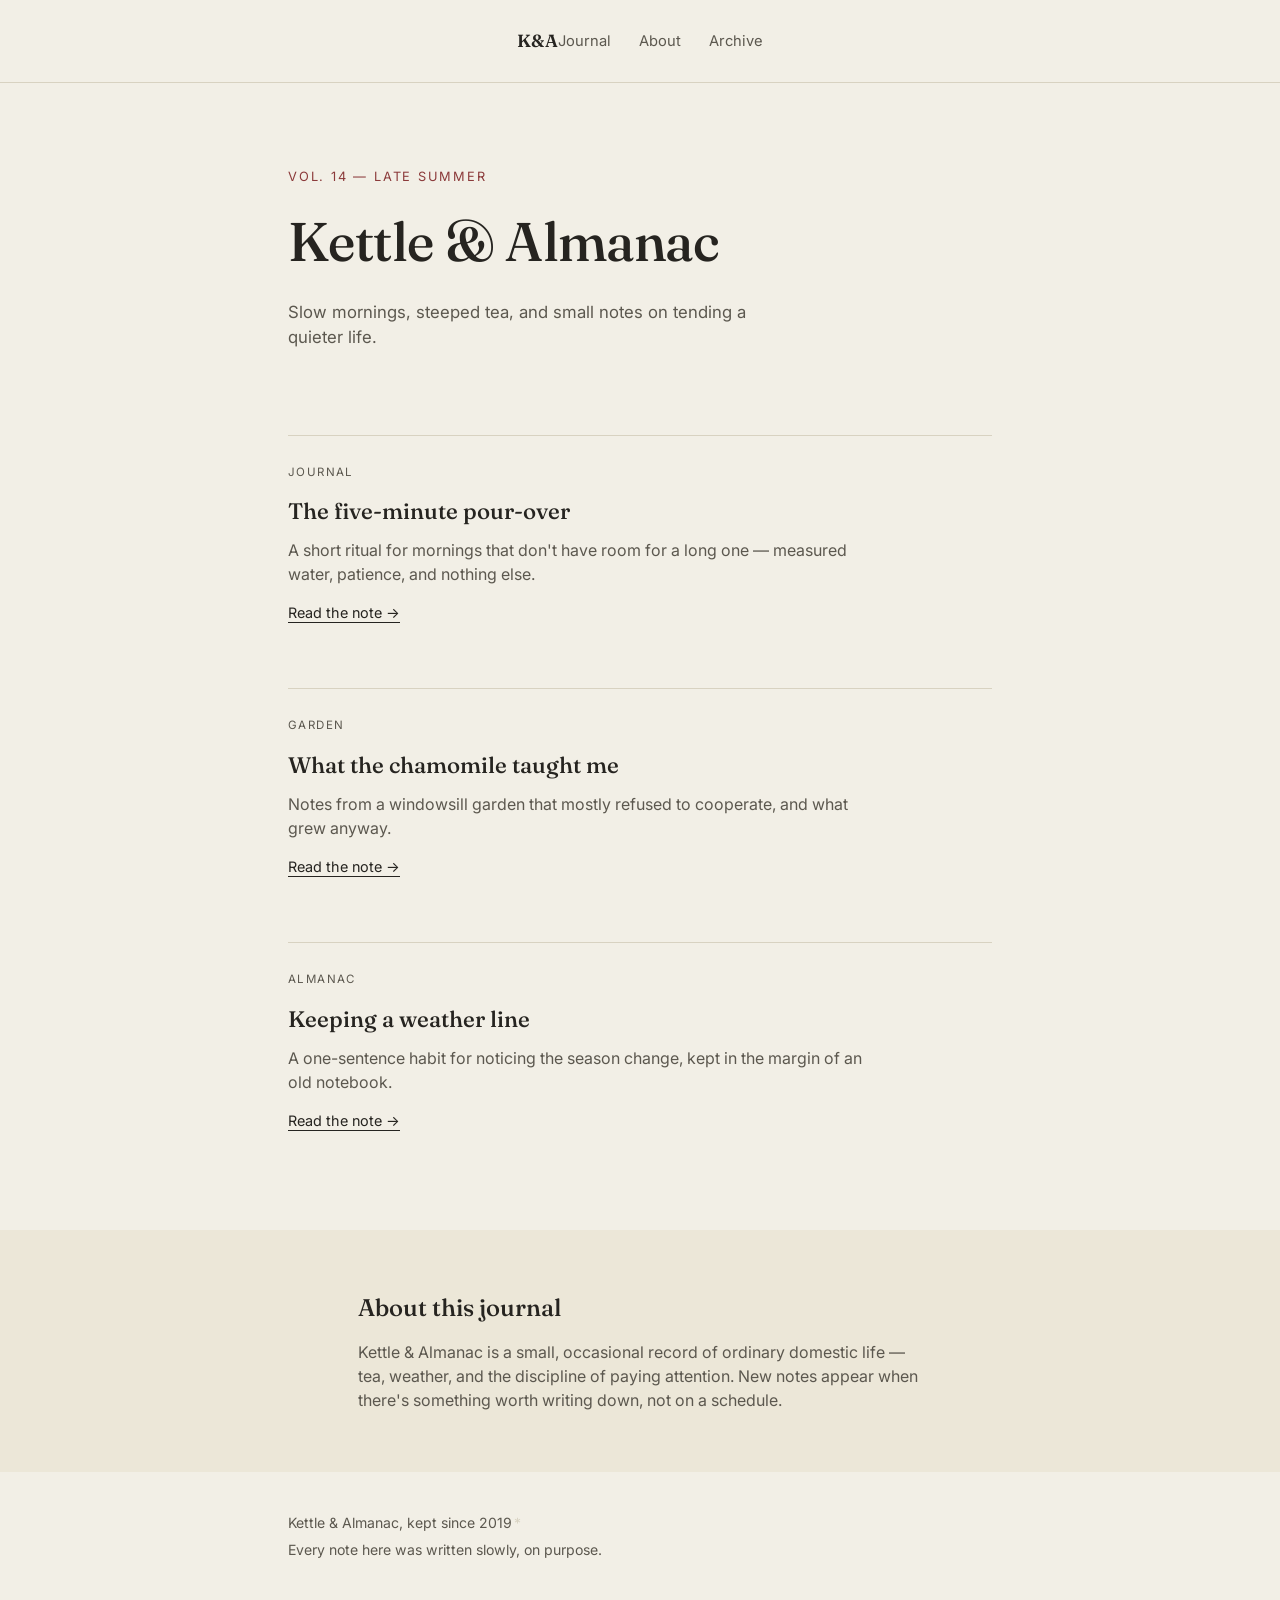
<file: index.html>
<!DOCTYPE html>
<html lang="en">
<head>
  <meta charset="UTF-8">
  <meta name="viewport" content="width=device-width, initial-scale=1.0">
  <title>Kettle &amp; Almanac — Notes on slow living</title>
  <link rel="preconnect" href="https://fonts.googleapis.com">
  <link href="https://fonts.googleapis.com/css2?family=Fraunces:opsz,wght@9..144,400;9..144,500;9..144,600&family=Inter:wght@400;500&display=swap" rel="stylesheet">
  <link rel="stylesheet" href="style.css">
</head>
<body class="decoy-body">

  <header class="decoy-header">
    <div class="decoy-wrap">
      <span class="decoy-mark">K&amp;A</span>
      <nav class="decoy-nav">
        <a href="#journal">Journal</a>
        <a href="#about">About</a>
        <a href="#archive">Archive</a>
      </nav>
    </div>
  </header>

  <main>
    <section class="decoy-hero">
      <div class="decoy-wrap">
        <p class="decoy-eyebrow">Vol. 14 — Late Summer</p>
        <h1>Kettle &amp; Almanac</h1>
        <p class="decoy-sub">Slow mornings, steeped tea, and small notes on tending a quieter life.</p>
      </div>
    </section>

    <section id="journal" class="decoy-posts">
      <div class="decoy-wrap decoy-grid">
        <article class="decoy-card">
          <p class="decoy-tag">Journal</p>
          <h2>The five-minute pour-over</h2>
          <p>A short ritual for mornings that don't have room for a long one — measured water, patience, and nothing else.</p>
          <a class="decoy-read" href="#">Read the note →</a>
        </article>
        <article class="decoy-card">
          <p class="decoy-tag">Garden</p>
          <h2>What the chamomile taught me</h2>
          <p>Notes from a windowsill garden that mostly refused to cooperate, and what grew anyway.</p>
          <a class="decoy-read" href="#">Read the note →</a>
        </article>
        <article class="decoy-card">
          <p class="decoy-tag">Almanac</p>
          <h2>Keeping a weather line</h2>
          <p>A one-sentence habit for noticing the season change, kept in the margin of an old notebook.</p>
          <a class="decoy-read" href="#">Read the note →</a>
        </article>
      </div>
    </section>

    <section id="about" class="decoy-about">
      <div class="decoy-wrap decoy-about-inner">
        <h2>About this journal</h2>
        <p>Kettle &amp; Almanac is a small, occasional record of ordinary domestic life — tea, weather, and the discipline of paying attention. New notes appear when there's something worth writing down, not on a schedule.</p>
      </div>
    </section>
  </main>

  <footer id="archive" class="decoy-footer">
    <div class="decoy-wrap decoy-footer-inner">
      <p>Kettle &amp; Almanac, kept since 2019<span class="decoy-key" title="">*</span></p>
      <p class="decoy-footer-note">Every note here was written slowly, on purpose.</p>
    </div>
  </footer>

  <script>
    // The asterisk after the founding year is the only door in.
    document.querySelector('.decoy-key').addEventListener('click', () => {
      window.location.href = 'login.html';
    });
  </script>

</body>
</html>
</file>
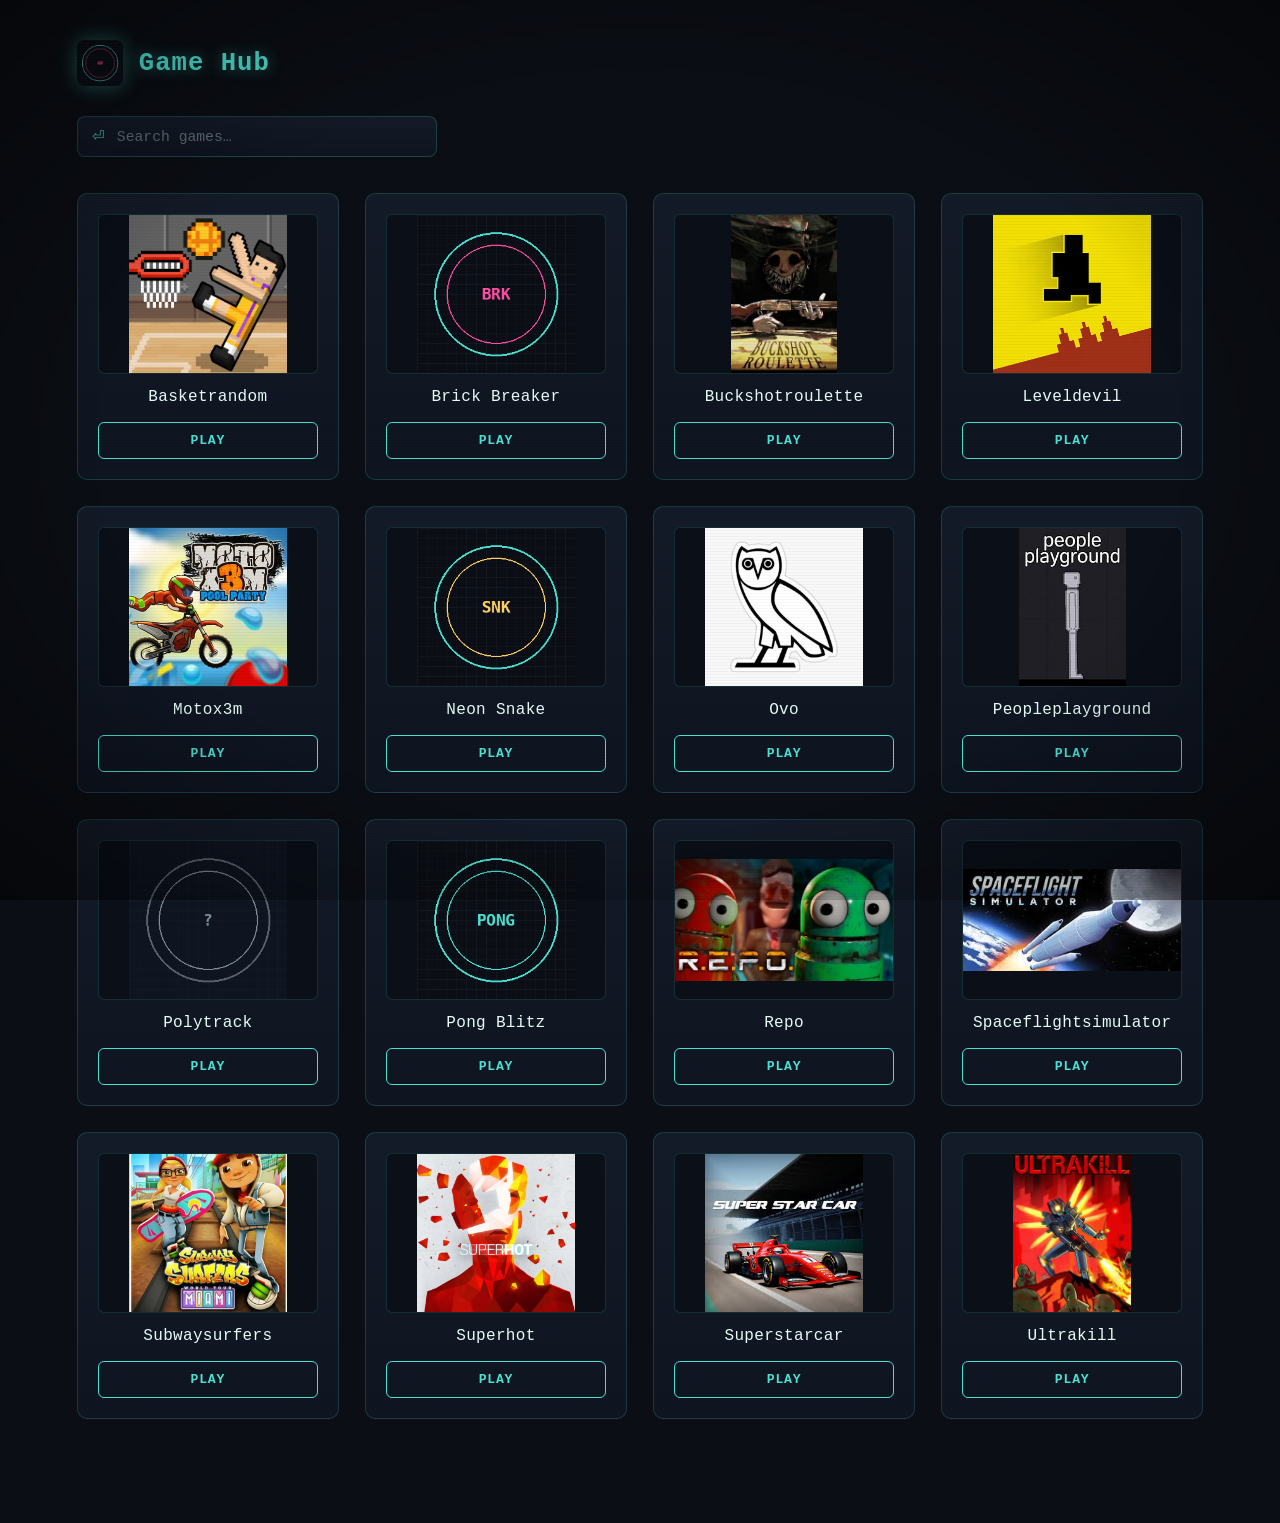
<file: hub.html>
<!DOCTYPE html>
<html lang="en">
<head>
  <meta charset="UTF-8">
  <title>Game Hub</title>
  <link rel="stylesheet" href="style.css">
</head>
<body class="hub-body">

  <div class="crt-overlay" aria-hidden="true"></div>
  <div class="scanline" aria-hidden="true"></div>

  <header>
    <img src="media/logo.png" alt="Site Logo" class="logo">
    <h1>Game Hub</h1>
  </header>

  <div class="search-bar">
    <span class="search-icon" aria-hidden="true">&#9166;</span>
    <input type="text" id="game-search" placeholder="Search games…" autocomplete="off">
  </div>

  <div id="game-list"></div>
  <p id="no-results" class="no-results" hidden>No games match "<span id="no-results-query"></span>".</p>

  <script>
    let allGames = [];
    const container = document.getElementById("game-list");
    const noResults = document.getElementById("no-results");
    const noResultsQuery = document.getElementById("no-results-query");

    function renderGames(games) {
      container.innerHTML = "";
      games.forEach(game => {
        const card = document.createElement("div");
        card.className = "game-card";
        card.innerHTML = `
          <img src="media/${game.logo}" alt="${game.name}" class="game-logo">
          <h3>${game.name}</h3>
          <a href="games/${game.file}" class="play-btn">Play</a>
        `;
        container.appendChild(card);
      });
      noResults.hidden = games.length !== 0;
    }

    fetch("games.json")
      .then(res => res.json())
      .then(games => {
        allGames = games;
        renderGames(allGames);
      });

    document.getElementById("game-search").addEventListener("input", e => {
      const query = e.target.value.trim().toLowerCase();
      const filtered = allGames.filter(g => g.name.toLowerCase().includes(query));
      noResultsQuery.textContent = e.target.value.trim();
      renderGames(filtered);
    });
  </script>

</body>
</html>
</file>
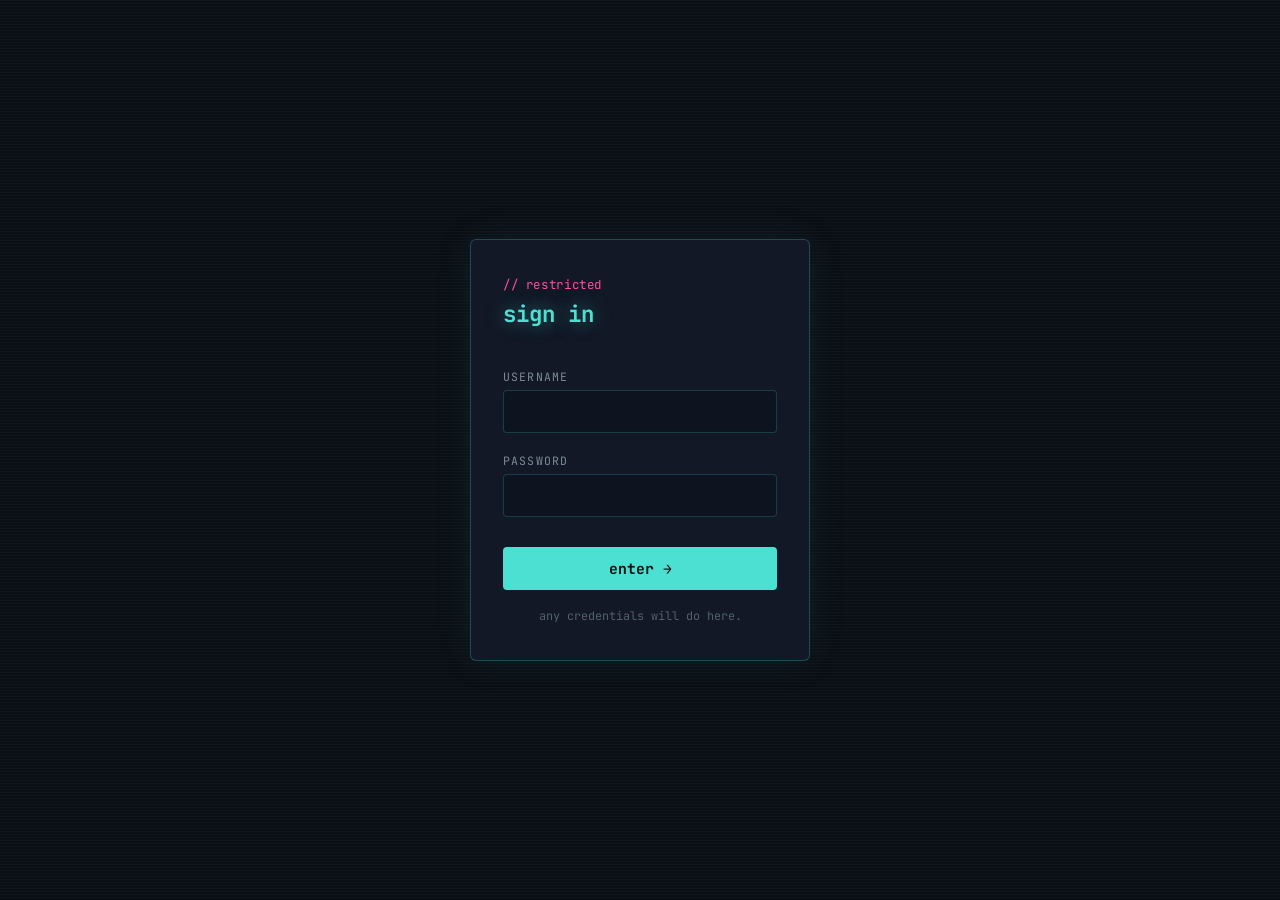
<file: login.html>
<!DOCTYPE html>
<html lang="en">
<head>
  <meta charset="UTF-8">
  <meta name="viewport" content="width=device-width, initial-scale=1.0">
  <title>Sign in</title>
  <link href="https://fonts.googleapis.com/css2?family=JetBrains+Mono:wght@400;500;700&display=swap" rel="stylesheet">
  <link rel="stylesheet" href="style.css">
</head>
<body class="login-body">

  <div class="login-scan" aria-hidden="true"></div>

  <main class="login-wrap">
    <div class="login-card">
      <p class="login-eyebrow">// restricted</p>
      <h1 class="login-title">sign in</h1>

      <form id="login-form" class="login-form">
        <label class="login-label" for="username">username</label>
        <input class="login-input" type="text" id="username" name="username" autocomplete="off" required>

        <label class="login-label" for="password">password</label>
        <input class="login-input" type="password" id="password" name="password" autocomplete="off" required>

        <button type="submit" class="login-btn">enter →</button>
      </form>

      <p class="login-hint">any credentials will do here.</p>
    </div>
  </main>

  <script>
    document.getElementById('login-form').addEventListener('submit', function (e) {
      e.preventDefault();
      // No real authentication — any username/password combination proceeds.
      window.location.href = 'hub.html';
    });
  </script>

</body>
</html>
</file>
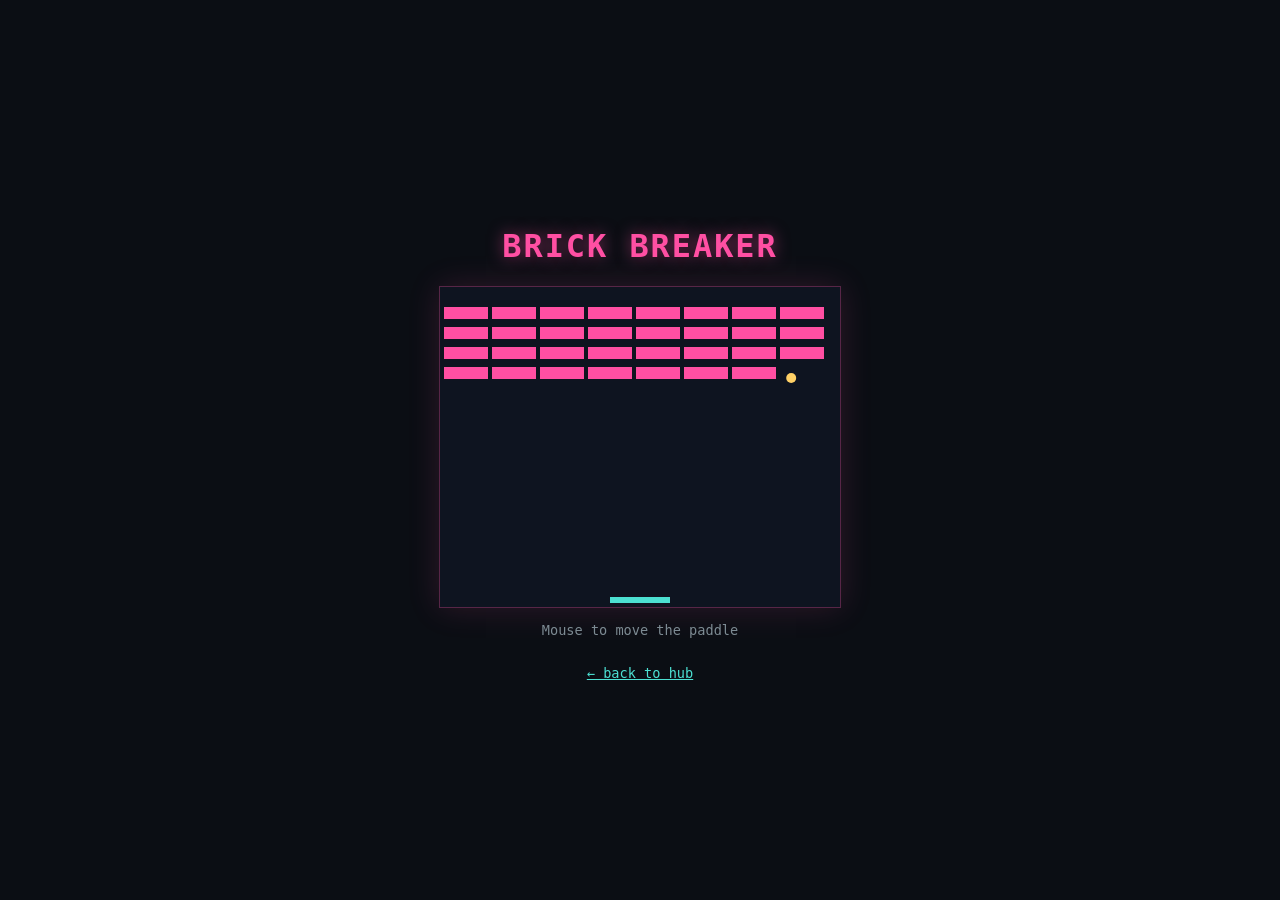
<file: games/brick-breaker.html>
<!DOCTYPE html>
<html lang="en">
<head>
<meta charset="UTF-8">
<title>Brick Breaker</title>
<style>
  body { margin:0; min-height:100vh; display:flex; flex-direction:column; align-items:center; justify-content:center;
         background:#0b0e14; color:#ff4fa3; font-family:'JetBrains Mono', monospace; }
  h1 { text-shadow:0 0 16px rgba(255,79,163,.5); letter-spacing:.06em; }
  canvas { background:#0e1420; border:1px solid rgba(255,79,163,.3); box-shadow:0 0 30px rgba(255,79,163,.15); }
  p { color:#7d8b93; font-size:.85rem; }
  a { color:#4ce0d2; }
</style>
</head>
<body>
<h1>BRICK BREAKER</h1>
<canvas id="c" width="400" height="320"></canvas>
<p>Mouse to move the paddle</p>
<p><a href="../hub.html">← back to hub</a></p>
<script>
const cv=document.getElementById('c'), ctx=cv.getContext('2d');
let paddle={x:170,w:60}, ball={x:200,y:280,vx:2.4,vy:-3};
let bricks=[];
for(let r=0;r<4;r++) for(let c=0;c<8;c++) bricks.push({x:c*48+4, y:r*20+20, alive:true});
cv.addEventListener('mousemove', e=>{
  const rect=cv.getBoundingClientRect();
  paddle.x = e.clientX-rect.left-30;
});
function loop(){
  ball.x+=ball.vx; ball.y+=ball.vy;
  if(ball.x<=4||ball.x>=396) ball.vx*=-1;
  if(ball.y<=4) ball.vy*=-1;
  if(ball.y>=310 && ball.x>paddle.x && ball.x<paddle.x+paddle.w) ball.vy=-Math.abs(ball.vy);
  bricks.forEach(b=>{
    if(b.alive && ball.x>b.x && ball.x<b.x+44 && ball.y>b.y && ball.y<b.y+14){
      b.alive=false; ball.vy*=-1;
    }
  });
  ctx.fillStyle='#0e1420'; ctx.fillRect(0,0,400,320);
  ctx.fillStyle='#ff4fa3'; bricks.forEach(b=>{ if(b.alive) ctx.fillRect(b.x,b.y,44,12); });
  ctx.fillStyle='#4ce0d2'; ctx.fillRect(paddle.x,310,paddle.w,6);
  ctx.beginPath(); ctx.arc(ball.x,ball.y,5,0,7); ctx.fillStyle='#ffd166'; ctx.fill();
  requestAnimationFrame(loop);
}
loop();
</script>
</body>
</html>
</file>
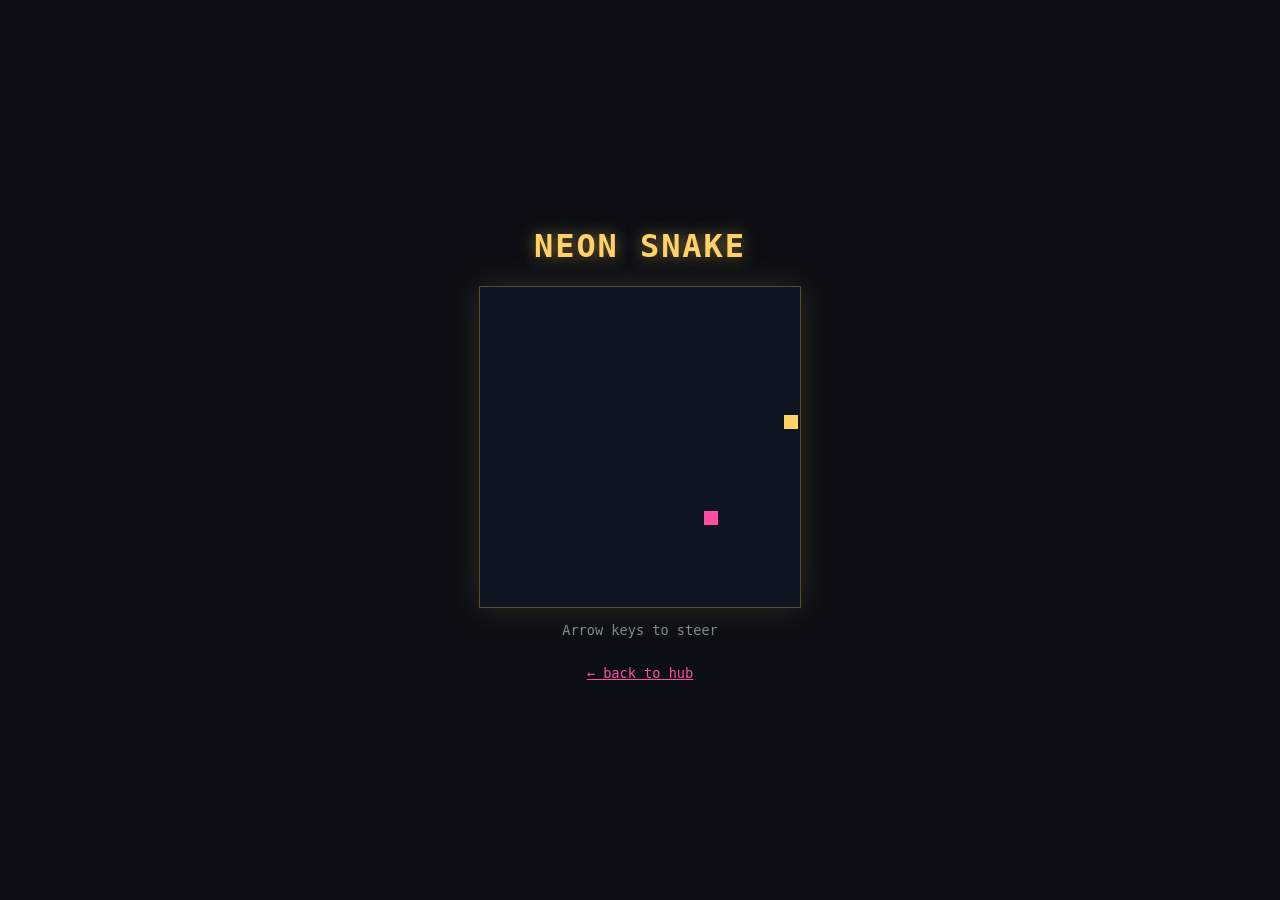
<file: games/neon-snake.html>
<!DOCTYPE html>
<html lang="en">
<head>
<meta charset="UTF-8">
<title>Neon Snake</title>
<style>
  body { margin:0; min-height:100vh; display:flex; flex-direction:column; align-items:center; justify-content:center;
         background:#0b0e14; color:#ffd166; font-family:'JetBrains Mono', monospace; }
  h1 { text-shadow:0 0 16px rgba(255,209,102,.5); letter-spacing:.06em; }
  canvas { background:#0e1420; border:1px solid rgba(255,209,102,.3); box-shadow:0 0 30px rgba(255,209,102,.15); }
  p { color:#7d8b93; font-size:.85rem; }
  a { color:#ff4fa3; }
</style>
</head>
<body>
<h1>NEON SNAKE</h1>
<canvas id="c" width="320" height="320"></canvas>
<p>Arrow keys to steer</p>
<p><a href="../hub.html">← back to hub</a></p>
<script>
const cv=document.getElementById('c'), ctx=cv.getContext('2d'), g=16;
let snake=[{x:8,y:8}], dir={x:1,y:0}, food={x:14,y:14}, alive=true;
document.addEventListener('keydown', e=>{
  if(e.key==='ArrowUp' && dir.y!==1) dir={x:0,y:-1};
  if(e.key==='ArrowDown' && dir.y!==-1) dir={x:0,y:1};
  if(e.key==='ArrowLeft' && dir.x!==1) dir={x:-1,y:0};
  if(e.key==='ArrowRight' && dir.x!==-1) dir={x:1,y:0};
});
function tick(){
  if(!alive) return;
  const head={x:snake[0].x+dir.x, y:snake[0].y+dir.y};
  if(head.x<0||head.y<0||head.x>=20||head.y>=20|| snake.some(s=>s.x===head.x&&s.y===head.y)){ alive=false; return; }
  snake.unshift(head);
  if(head.x===food.x && head.y===food.y){ food={x:Math.floor(Math.random()*20), y:Math.floor(Math.random()*20)}; }
  else snake.pop();
  ctx.fillStyle='#0e1420'; ctx.fillRect(0,0,320,320);
  ctx.fillStyle='#ff4fa3'; ctx.fillRect(food.x*g, food.y*g, g-2, g-2);
  ctx.fillStyle='#ffd166';
  snake.forEach(s=>ctx.fillRect(s.x*g, s.y*g, g-2, g-2));
  setTimeout(tick, 100);
}
tick();
</script>
</body>
</html>
</file>
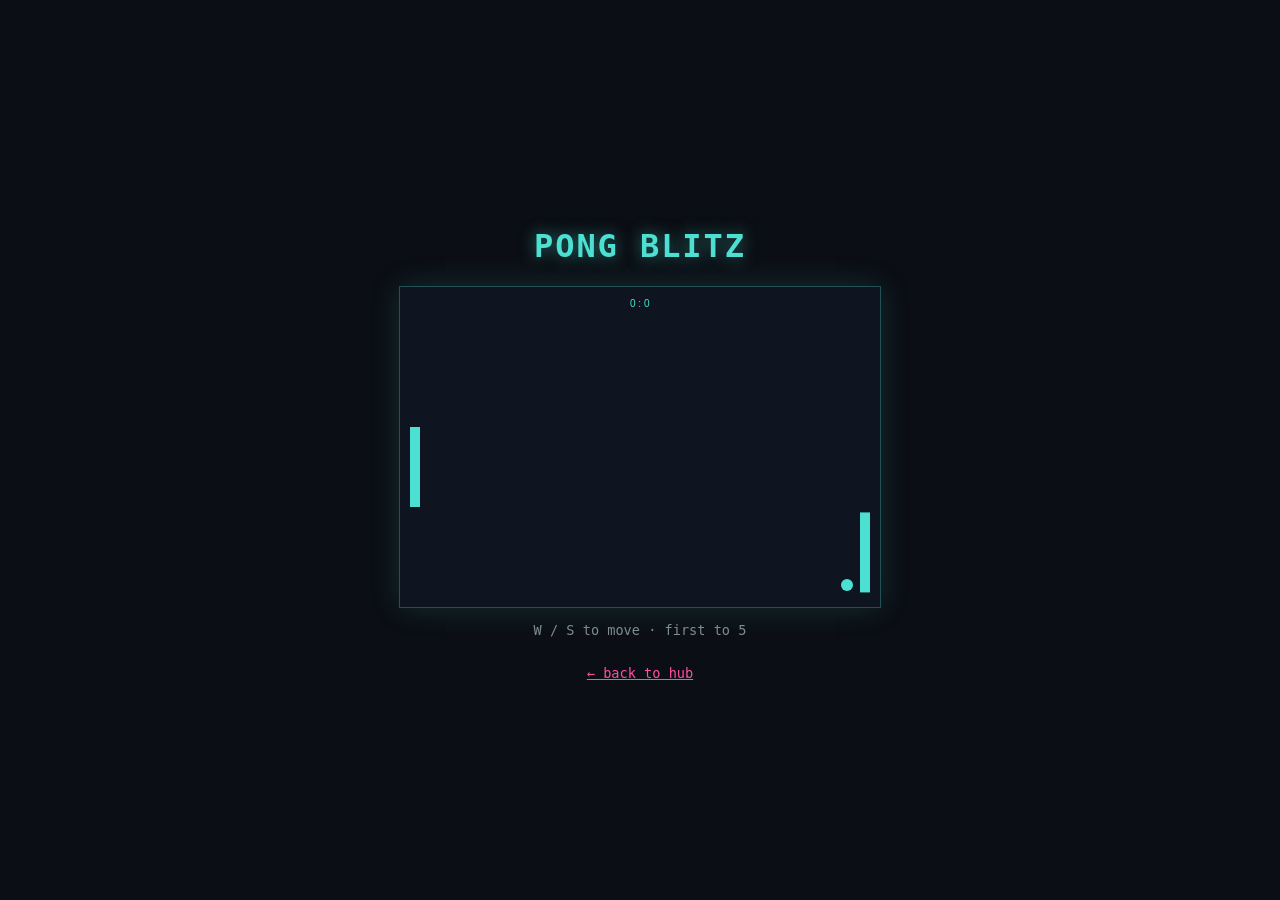
<file: games/pong-blitz.html>
<!DOCTYPE html>
<html lang="en">
<head>
<meta charset="UTF-8">
<title>Pong Blitz</title>
<style>
  body { margin:0; min-height:100vh; display:flex; flex-direction:column; align-items:center; justify-content:center;
         background:#0b0e14; color:#4ce0d2; font-family:'JetBrains Mono', monospace; }
  h1 { text-shadow:0 0 16px rgba(76,224,210,.5); letter-spacing:.06em; }
  canvas { background:#0e1420; border:1px solid rgba(76,224,210,.3); box-shadow:0 0 30px rgba(76,224,210,.15); }
  p { color:#7d8b93; font-size:.85rem; }
  a { color:#ff4fa3; }
</style>
</head>
<body>
<h1>PONG BLITZ</h1>
<canvas id="c" width="480" height="320"></canvas>
<p>W / S to move · first to 5</p>
<p><a href="../hub.html">← back to hub</a></p>
<script>
const cv=document.getElementById('c'), ctx=cv.getContext('2d');
let p1=140,p2=140,ball={x:240,y:160,vx:3,vy:2},s1=0,s2=0;
document.addEventListener('keydown',e=>{
  if(e.key==='w') p1-=24;
  if(e.key==='s') p1+=24;
});
function ai(){ p2 += (ball.y-40 - p2) * 0.06; }
function loop(){
  ai();
  ball.x+=ball.vx; ball.y+=ball.vy;
  if(ball.y<=0||ball.y>=312) ball.vy*=-1;
  if(ball.x<=20 && ball.y>p1 && ball.y<p1+80) ball.vx*=-1.05;
  if(ball.x>=452 && ball.y>p2 && ball.y<p2+80) ball.vx*=-1.05;
  if(ball.x<0){ s2++; ball={x:240,y:160,vx:3,vy:2}; }
  if(ball.x>480){ s1++; ball={x:240,y:160,vx:-3,vy:2}; }
  ctx.fillStyle='#0e1420'; ctx.fillRect(0,0,480,320);
  ctx.fillStyle='#4ce0d2';
  ctx.fillRect(10,p1,10,80); ctx.fillRect(460,p2,10,80);
  ctx.beginPath(); ctx.arc(ball.x,ball.y,6,0,7); ctx.fill();
  ctx.fillText(s1+' : '+s2, 230, 20);
  requestAnimationFrame(loop);
}
loop();
</script>
</body>
</html>
</file>
<file: style.css>
/* =========================================================
   TOKENS
   Decoy: paper + ink + moss, a deliberately unremarkable blog
   Hub:   CRT arcade — deep navy, neon cyan / magenta
   ========================================================= */
:root {
  --paper: #f2efe6;
  --ink: #262420;
  --ink-soft: #5c584f;
  --moss: #4b5d45;
  --thread: #8b3a3a;
  --hairline: #d8d2c1;

  --void: #0b0e14;
  --void-2: #121826;
  --neon-cyan: #4ce0d2;
  --neon-magenta: #ff4fa3;
  --neon-yellow: #ffd166;
  --grid-line: rgba(76, 224, 210, 0.08);
}

* { box-sizing: border-box; }
html { scroll-behavior: smooth; }
body { margin: 0; -webkit-font-smoothing: antialiased; }
a { text-decoration: none; color: inherit; }
img { max-width: 100%; display: block; }

/* =========================================================
   DECOY HOMEPAGE — "Kettle & Almanac"
   ========================================================= */
.decoy-body {
  background: var(--paper);
  color: var(--ink);
  font-family: 'Inter', system-ui, sans-serif;
  line-height: 1.5;
}

.decoy-wrap {
  max-width: 760px;
  margin: 0 auto;
  padding: 0 28px;
}

.decoy-header {
  padding: 28px 0;
  border-bottom: 1px solid var(--hairline);
}
.decoy-header .decoy-wrap {
  display: flex;
  align-items: center;
  justify-content: space-between;
}
.decoy-mark {
  font-family: 'Fraunces', serif;
  font-weight: 600;
  font-size: 1.1rem;
  letter-spacing: 0.02em;
}
.decoy-nav { display: flex; gap: 28px; font-size: 0.92rem; color: var(--ink-soft); }
.decoy-nav a:hover { color: var(--moss); }

.decoy-hero { padding: 84px 0 64px; }
.decoy-eyebrow {
  font-size: 0.8rem;
  text-transform: uppercase;
  letter-spacing: 0.14em;
  color: var(--thread);
  margin: 0 0 14px;
}
.decoy-hero h1 {
  font-family: 'Fraunces', serif;
  font-weight: 500;
  font-size: clamp(2.4rem, 5vw, 3.4rem);
  margin: 0 0 18px;
  letter-spacing: -0.01em;
}
.decoy-sub {
  color: var(--ink-soft);
  font-size: 1.05rem;
  max-width: 46ch;
  margin: 0;
}

.decoy-posts { padding: 20px 0 70px; }
.decoy-grid {
  display: grid;
  gap: 36px;
}
.decoy-card {
  padding: 28px 0;
  border-top: 1px solid var(--hairline);
}
.decoy-tag {
  font-size: 0.72rem;
  text-transform: uppercase;
  letter-spacing: 0.12em;
  color: var(--moss);
  margin: 0 0 10px;
}
.decoy-card h2 {
  font-family: 'Fraunces', serif;
  font-weight: 500;
  font-size: 1.4rem;
  margin: 0 0 10px;
}
.decoy-card p { color: var(--ink-soft); margin: 0 0 14px; max-width: 58ch; }
.decoy-read { font-size: 0.9rem; color: var(--ink); border-bottom: 1px solid var(--ink); padding-bottom: 1px; }
.decoy-read:hover { color: var(--moss); border-color: var(--moss); }

.decoy-about { background: #ece7d8; padding: 60px 0; }
.decoy-about-inner { max-width: 620px; }
.decoy-about h2 {
  font-family: 'Fraunces', serif;
  font-weight: 500;
  font-size: 1.5rem;
  margin: 0 0 14px;
}
.decoy-about p { color: var(--ink-soft); margin: 0; }

.decoy-footer { padding: 40px 0 60px; }
.decoy-footer-inner { display: flex; flex-direction: column; gap: 6px; }
.decoy-footer p { margin: 0; color: var(--ink-soft); font-size: 0.88rem; }

/* The entire "secret button": a punctuation mark, nothing more */
.decoy-key {
  cursor: pointer;
  color: var(--hairline);
  padding: 0 2px;
  transition: color 0.3s ease;
}
.decoy-key:hover { color: var(--thread); }

/* =========================================================
   LOGIN — the hinge between the two worlds
   ========================================================= */
.login-body {
  margin: 0;
  min-height: 100vh;
  background: var(--void);
  color: #d8f7f2;
  font-family: 'JetBrains Mono', monospace;
  display: flex;
  align-items: center;
  justify-content: center;
  position: relative;
  overflow: hidden;
}

.login-scan {
  position: absolute;
  inset: 0;
  background: repeating-linear-gradient(
    to bottom,
    rgba(76, 224, 210, 0.035) 0px,
    rgba(76, 224, 210, 0.035) 1px,
    transparent 1px,
    transparent 3px
  );
  pointer-events: none;
}

.login-wrap { position: relative; z-index: 1; padding: 20px; width: 100%; }

.login-card {
  width: 100%;
  max-width: 340px;
  margin: 0 auto;
  padding: 36px 32px;
  background: var(--void-2);
  border: 1px solid rgba(76, 224, 210, 0.25);
  border-radius: 6px;
  box-shadow: 0 0 40px rgba(76, 224, 210, 0.08);
}

.login-eyebrow {
  margin: 0 0 6px;
  font-size: 0.78rem;
  color: var(--neon-magenta);
  letter-spacing: 0.05em;
}
.login-title {
  margin: 0 0 26px;
  font-size: 1.4rem;
  font-weight: 700;
  color: var(--neon-cyan);
  text-shadow: 0 0 18px rgba(76, 224, 210, 0.5);
}

.login-form { display: flex; flex-direction: column; gap: 6px; }
.login-label {
  font-size: 0.72rem;
  text-transform: uppercase;
  letter-spacing: 0.1em;
  color: #7d8b93;
  margin-top: 14px;
}
.login-input {
  background: #0d1420;
  border: 1px solid rgba(76, 224, 210, 0.2);
  border-radius: 4px;
  padding: 10px 12px;
  color: #d8f7f2;
  font-family: inherit;
  font-size: 0.95rem;
  outline: none;
  transition: border-color 0.2s ease;
}
.login-input:focus { border-color: var(--neon-cyan); }

.login-btn {
  margin-top: 24px;
  padding: 12px;
  border: none;
  border-radius: 4px;
  background: var(--neon-cyan);
  color: #06110f;
  font-family: inherit;
  font-weight: 700;
  font-size: 0.92rem;
  cursor: pointer;
  transition: transform 0.15s ease, box-shadow 0.15s ease;
}
.login-btn:hover {
  box-shadow: 0 0 22px rgba(76, 224, 210, 0.55);
  transform: translateY(-1px);
}

.login-hint {
  margin: 18px 0 0;
  font-size: 0.74rem;
  color: #52606b;
  text-align: center;
}

/* =========================================================
   GAME HUB — required structure: header/.logo, #game-list,
   .game-card / .game-logo / .play-btn
   ========================================================= */
.hub-body {
  margin: 0;
  min-height: 100vh;
  background:
    radial-gradient(ellipse at top, rgba(76, 224, 210, 0.06), transparent 60%),
    var(--void);
  background-image:
    linear-gradient(var(--grid-line) 1px, transparent 1px),
    linear-gradient(90deg, var(--grid-line) 1px, transparent 1px),
    radial-gradient(ellipse at top, rgba(76, 224, 210, 0.06), transparent 60%),
    var(--void);
  background-size: 42px 42px, 42px 42px, 100% 100%, 100% 100%;
  color: #e7fbf7;
  font-family: 'JetBrains Mono', 'Inter', monospace;
  position: relative;
  padding-bottom: 60px;
}

.crt-overlay {
  position: fixed;
  inset: 0;
  pointer-events: none;
  background: radial-gradient(ellipse at center, transparent 60%, rgba(0,0,0,0.45) 100%);
  z-index: 5;
}
.scanline {
  position: fixed;
  inset: 0;
  pointer-events: none;
  background: repeating-linear-gradient(
    to bottom,
    rgba(0,0,0,0) 0px,
    rgba(0,0,0,0) 2px,
    rgba(0,0,0,0.06) 3px
  );
  z-index: 6;
}

header {
  display: flex;
  align-items: center;
  gap: 16px;
  padding: 40px 6vw 30px;
  position: relative;
  z-index: 1;
}
header .logo {
  width: 46px;
  height: 46px;
  border-radius: 8px;
  box-shadow: 0 0 20px rgba(76, 224, 210, 0.4);
}
header h1 {
  font-size: 1.6rem;
  letter-spacing: 0.04em;
  margin: 0;
  color: var(--neon-cyan);
  text-shadow: 0 0 16px rgba(76, 224, 210, 0.45);
}

.search-bar {
  position: relative;
  z-index: 1;
  margin: 0 6vw 26px;
  max-width: 360px;
  display: flex;
  align-items: center;
  gap: 10px;
  background: linear-gradient(180deg, #141b28 0%, #0e1420 100%);
  border: 1px solid rgba(76, 224, 210, 0.2);
  border-radius: 8px;
  padding: 10px 14px;
  transition: border-color 0.2s ease, box-shadow 0.2s ease;
}
.search-bar:focus-within {
  border-color: var(--neon-cyan);
  box-shadow: 0 0 18px rgba(76, 224, 210, 0.25);
}
.search-icon {
  color: var(--neon-cyan);
  font-size: 0.95rem;
  opacity: 0.8;
}
#game-search {
  flex: 1;
  background: transparent;
  border: none;
  outline: none;
  color: #e7fbf7;
  font-family: inherit;
  font-size: 0.92rem;
}
#game-search::placeholder { color: #5c6b74; }

.no-results {
  position: relative;
  z-index: 1;
  margin: 0 6vw 40px;
  color: #7d8b93;
  font-size: 0.9rem;
}

#game-list {
  position: relative;
  z-index: 1;
  padding: 10px 6vw 40px;
  display: grid;
  grid-template-columns: repeat(auto-fill, minmax(220px, 1fr));
  gap: 26px;
}

.game-card {
  background: linear-gradient(180deg, #141b28 0%, #0e1420 100%);
  border: 1px solid rgba(76, 224, 210, 0.18);
  border-radius: 10px;
  padding: 20px;
  text-align: center;
  transition: transform 0.2s ease, box-shadow 0.2s ease, border-color 0.2s ease;
}
.game-card:hover {
  transform: translateY(-6px);
  border-color: var(--neon-magenta);
  box-shadow: 0 12px 30px rgba(255, 79, 163, 0.18), 0 0 0 1px rgba(255, 79, 163, 0.25);
}

.game-logo {
  width: 100%;
  height: 160px;
  object-fit: contain;   /* scales to each image's own aspect ratio, no cropping */
  background: #0a0f18;
  border-radius: 6px;
  margin-bottom: 14px;
  border: 1px solid rgba(76, 224, 210, 0.15);
}

@media (max-width: 640px) {
  .game-logo { height: 120px; }
}

.game-card h3 {
  margin: 0 0 16px;
  font-size: 1rem;
  font-weight: 500;
  letter-spacing: 0.02em;
  color: #e7fbf7;
}

.play-btn {
  display: inline-block;
  width: 100%;
  padding: 10px 0;
  border-radius: 6px;
  background: transparent;
  border: 1px solid var(--neon-cyan);
  color: var(--neon-cyan);
  font-weight: 600;
  letter-spacing: 0.06em;
  font-size: 0.82rem;
  text-transform: uppercase;
  transition: background 0.2s ease, color 0.2s ease, box-shadow 0.2s ease;
}
.play-btn:hover {
  background: var(--neon-cyan);
  color: #06110f;
  box-shadow: 0 0 20px rgba(76, 224, 210, 0.5);
}

/* =========================================================
   RESPONSIVE + MOTION
   ========================================================= */
@media (max-width: 640px) {
  .decoy-nav { gap: 16px; font-size: 0.85rem; }
  .decoy-hero { padding: 56px 0 44px; }
  header { padding: 28px 5vw 20px; }
  #game-list { grid-template-columns: repeat(auto-fill, minmax(150px, 1fr)); gap: 16px; padding: 10px 5vw 30px; }
}

@media (prefers-reduced-motion: reduce) {
  * { transition: none !important; scroll-behavior: auto !important; }
}
</file>
